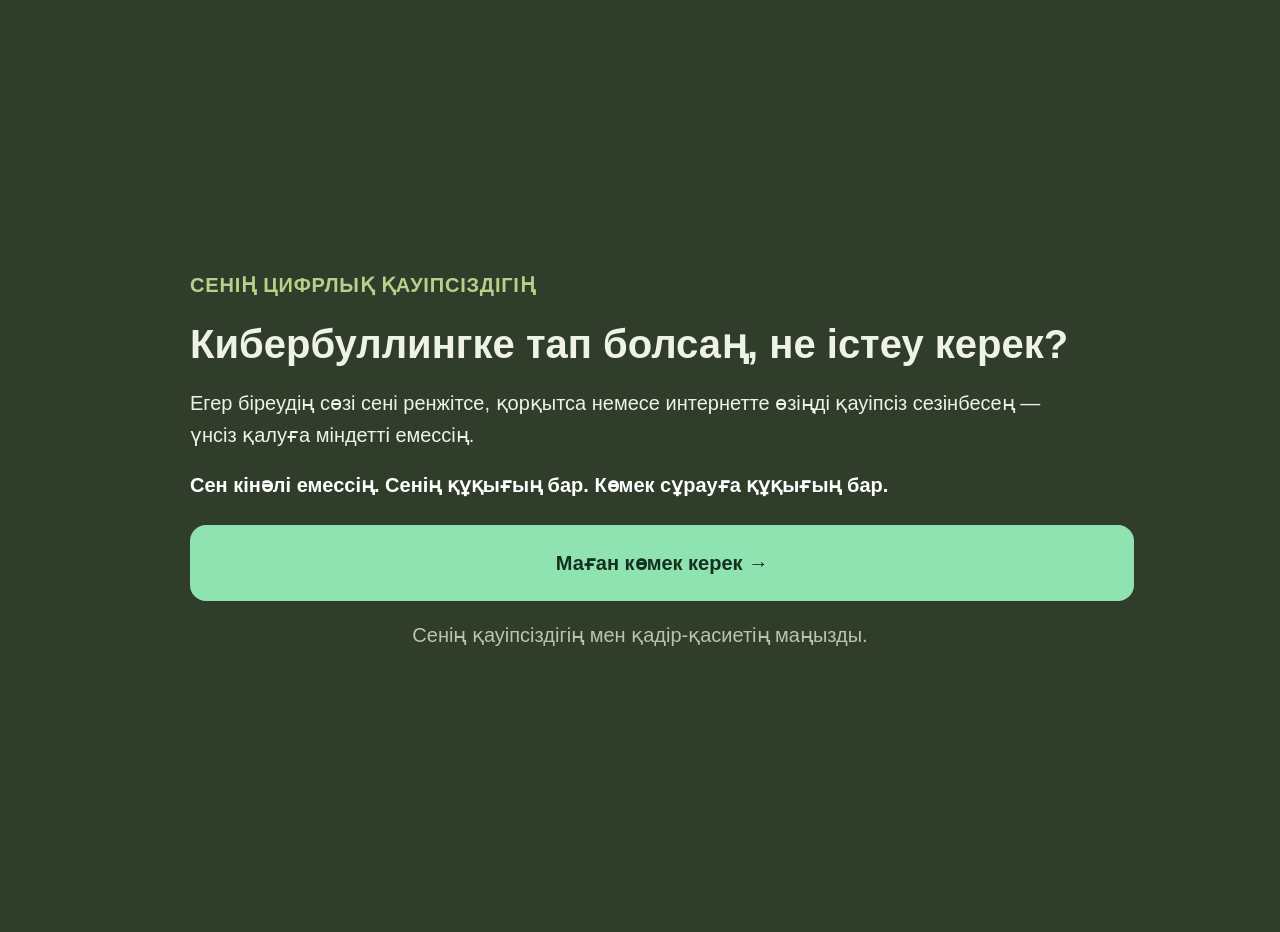
<file: index.html>
<!DOCTYPE html>
<html lang="kk">
<head>
  <meta charset="UTF-8">
  <meta name="viewport" content="width=device-width, initial-scale=1">
  <title>Сенің цифрлық қауіпсіздігің</title>
  <link rel="stylesheet" href="style.css">
</head>
<body>

  <section class="card">
    <p class="label">СЕНІҢ ЦИФРЛЫҚ ҚАУІПСІЗДІГІҢ</p>

    <h1>Кибербуллингке тап болсаң, не істеу керек?</h1>

    <p>Егер біреудің сөзі сені ренжітсе, қорқытса немесе интернетте өзіңді қауіпсіз сезінбесең — үнсіз қалуға міндетті емессің.</p>

    <p class="strong">Сен кінәлі емессің. Сенің құқығың бар. Көмек сұрауға құқығың бар.</p>

    <a class="btn" href="help.html">Маған көмек керек →</a>

    <p class="footer-text">Сенің қауіпсіздігің мен қадір-қасиетің маңызды.</p>
  </section>

</body>
</html>
</file>
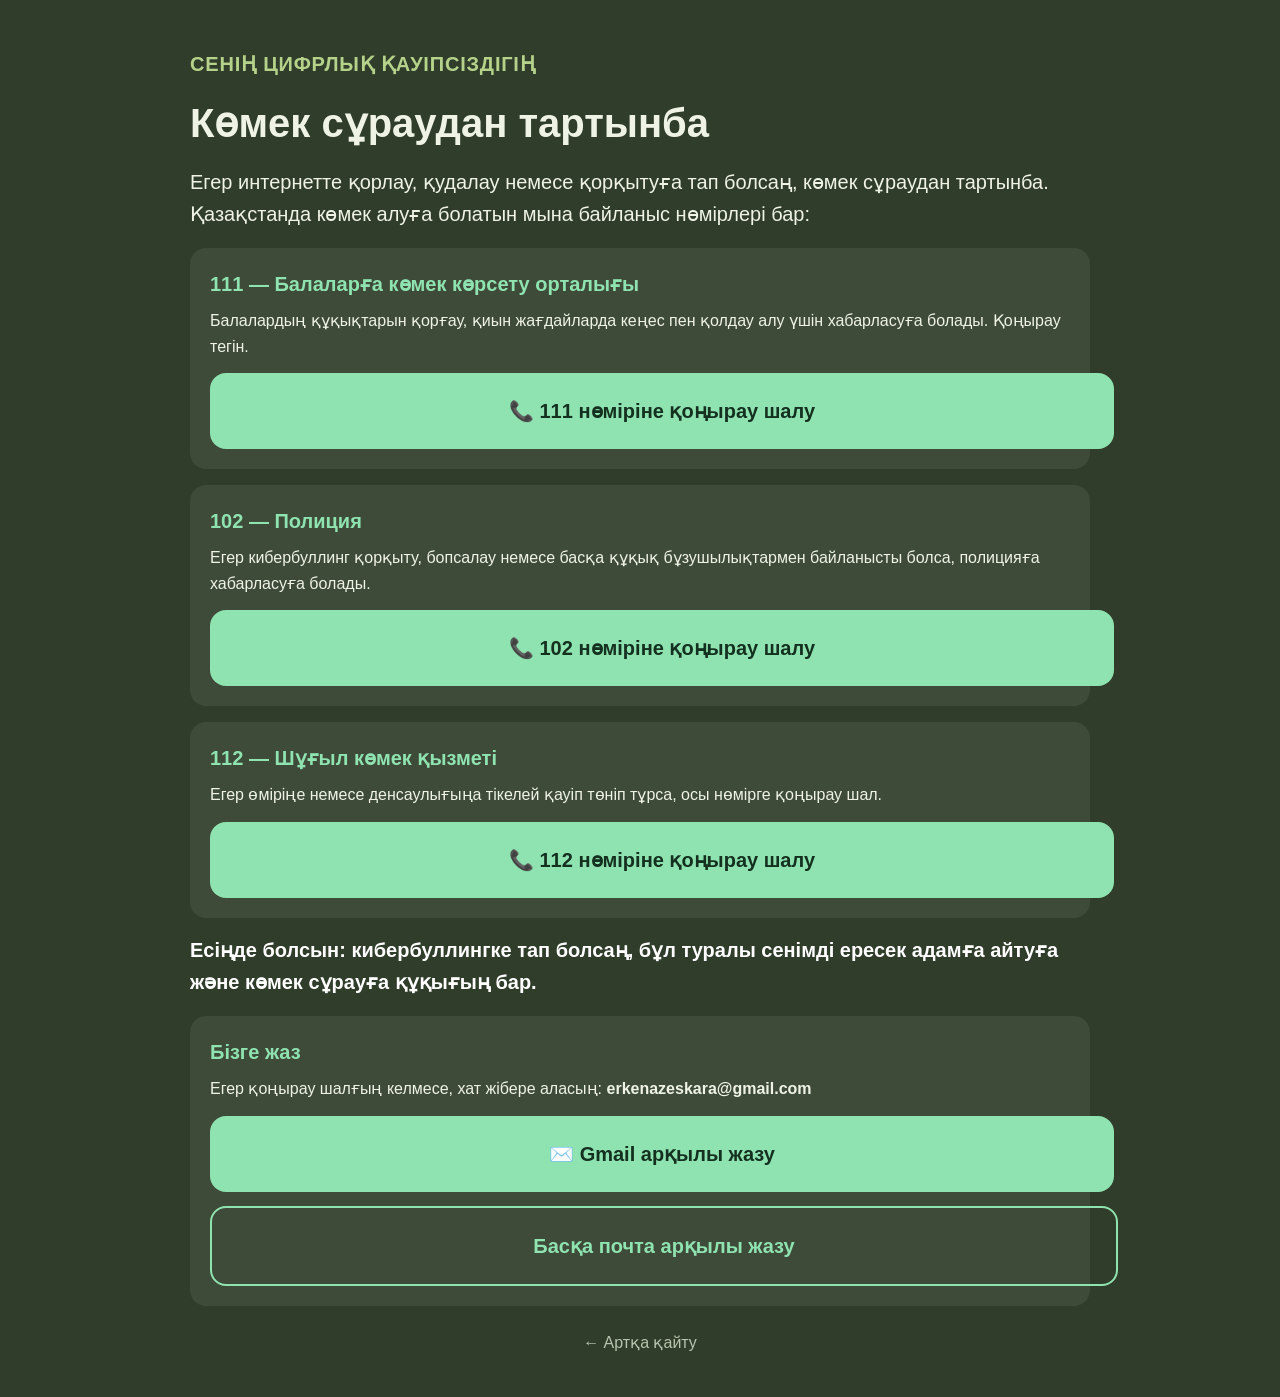
<file: contacts.html>
<!DOCTYPE html>
<html lang="kk">
<head>
  <meta charset="UTF-8">
  <meta name="viewport" content="width=device-width, initial-scale=1.0">
  <title>Байланыс нөмірлері</title>
  <link rel="stylesheet" href="style.css">
</head>
<body>
  <main class="card">
    <p class="label">СЕНІҢ ЦИФРЛЫҚ ҚАУІПСІЗДІГІҢ</p>
    <h1>Көмек сұраудан тартынба</h1>
    <p>Егер интернетте қорлау, қудалау немесе қорқытуға тап болсаң, көмек сұраудан тартынба. Қазақстанда көмек алуға болатын мына байланыс нөмірлері бар:</p>

    <div class="hotline">
      <h2>111 — Балаларға көмек көрсету орталығы</h2>
      <p>Балалардың құқықтарын қорғау, қиын жағдайларда кеңес пен қолдау алу үшін хабарласуға болады. Қоңырау тегін.</p>
      <a class="btn call-btn" href="tel:111">📞 111 нөміріне қоңырау шалу</a>
    </div>

    <div class="hotline">
      <h2>102 — Полиция</h2>
      <p>Егер кибербуллинг қорқыту, бопсалау немесе басқа құқық бұзушылықтармен байланысты болса, полицияға хабарласуға болады.</p>
      <a class="btn call-btn" href="tel:102">📞 102 нөміріне қоңырау шалу</a>
    </div>

    <div class="hotline">
      <h2>112 — Шұғыл көмек қызметі</h2>
      <p>Егер өміріңе немесе денсаулығыңа тікелей қауіп төніп тұрса, осы нөмірге қоңырау шал.</p>
      <a class="btn call-btn" href="tel:112">📞 112 нөміріне қоңырау шалу</a>
    </div>

    <p class="strong">Есіңде болсын: кибербуллингке тап болсаң, бұл туралы сенімді ересек адамға айтуға және көмек сұрауға құқығың бар.</p>

    <div class="hotline">
      <h2>Бізге жаз</h2>
      <p>Егер қоңырау шалғың келмесе, хат жібере аласың: <b>erkenazeskara@gmail.com</b></p>
      <a class="btn" href="https://mail.google.com/mail/?view=cm&fs=1&to=erkenazeskara@gmail.com" target="_blank">✉️ Gmail арқылы жазу</a>
<a class="btn btn-alt" href="mailto:erkenazeskara@gmail.com">Басқа почта арқылы жазу</a>
    </div>

    <a class="back" href="help.html">← Артқа қайту</a>
  </main>
  <dialog id="confirm">
  <h2>Қоңырау шалу алдында</h2>
  <p>Сен <b id="num"></b> нөміріне қоңырау шалғалы жатырсың.</p>
  <p>Бұл нөмірлер тек нақты көмек қажет болғанда ғана қолданылады. Ойын үшін немесе жалған қоңырау шалуға болмайды: сол кезде нағыз көмек қажет адам күтіп қалуы мүмкін.</p>
  <p><b>Саған шынымен көмек керек пе?</b></p>
  <div class="dialog-buttons">
    <button id="yes" class="btn">Иә, қоңырау шаламын</button>
    <button id="no" class="btn btn-alt">Жоқ, бас тарту</button>
  </div>
</dialog>

<script>
  const dialog = document.getElementById("confirm");
  const numText = document.getElementById("num");
  let link = "";

  document.querySelectorAll(".call-btn").forEach(function (btn) {
    btn.addEventListener("click", function (e) {
      e.preventDefault();               // не звоним сразу
      link = btn.getAttribute("href");  // например tel:111
      numText.textContent = link.replace("tel:", "");
      dialog.showModal();               // показываем окно
    });
  });

  document.getElementById("yes").addEventListener("click", function () {
    dialog.close();
    window.location.href = link;        // теперь звоним
  });

  document.getElementById("no").addEventListener("click", function () {
    dialog.close();
  });
</script>
</body>
</html>
</file>
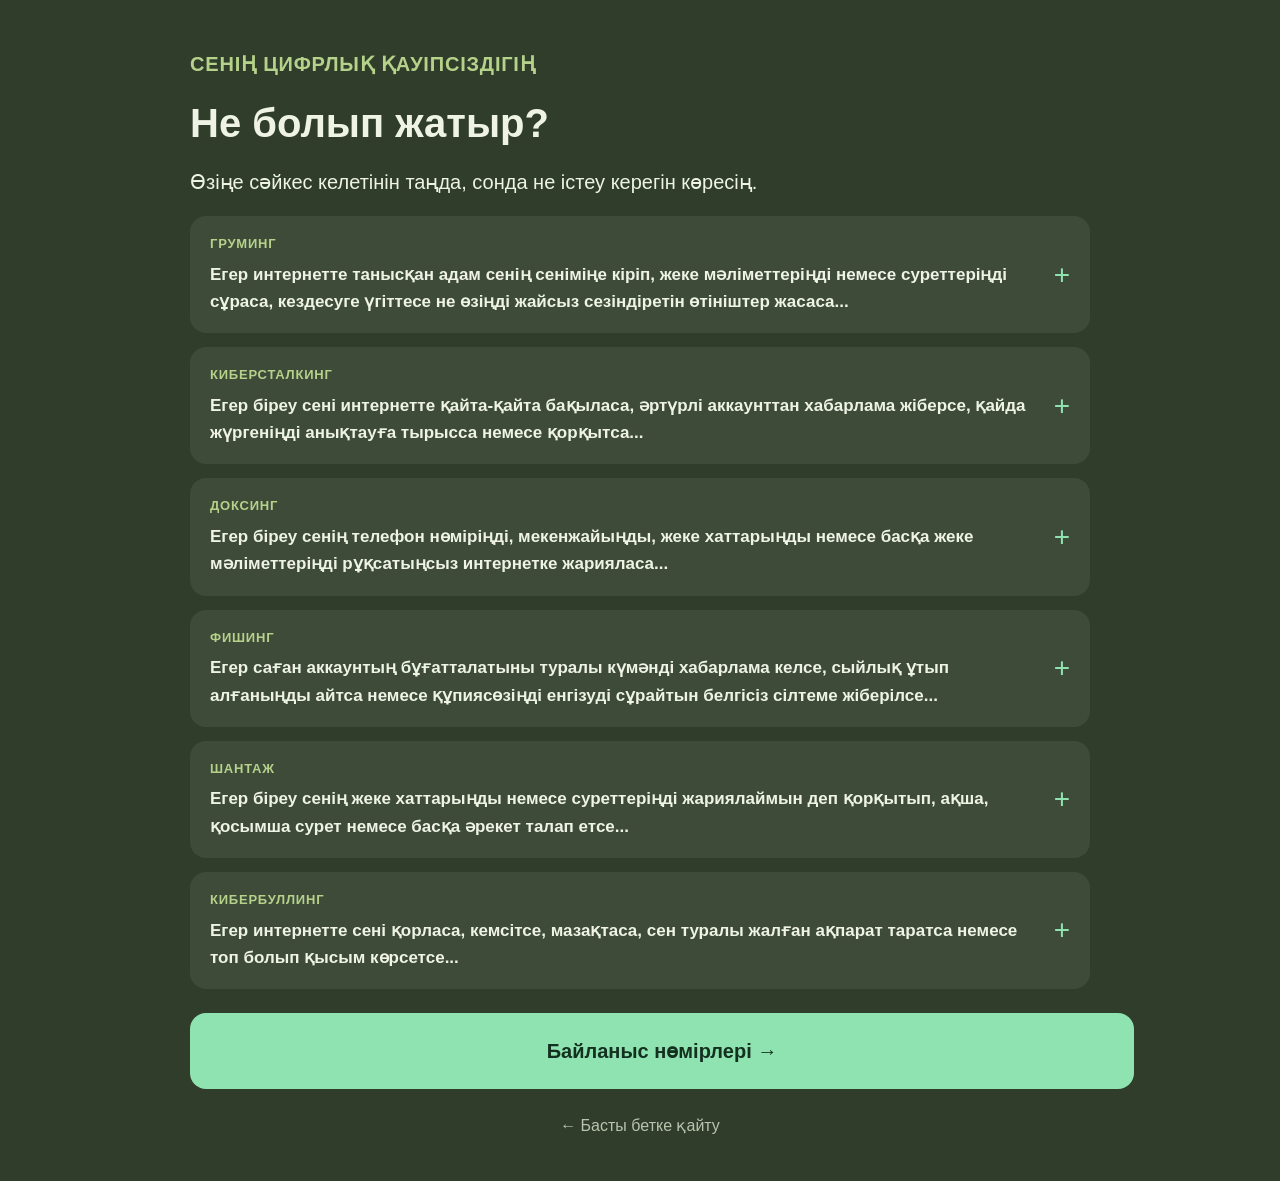
<file: help.html>
<!DOCTYPE html>
<html lang="kk">
<head>
  <meta charset="UTF-8">
  <meta name="viewport" content="width=device-width, initial-scale=1.0">
  <title>Не істеу керек?</title>
  <link rel="stylesheet" href="style.css">
</head>
<body>
  <main class="card">
    <p class="label">СЕНІҢ ЦИФРЛЫҚ ҚАУІПСІЗДІГІҢ</p>
    <h1>Не болып жатыр?</h1>
    <p>Өзіңе сәйкес келетінін таңда, сонда не істеу керегін көресің.</p>

    <!-- 1 -->
    <details class="item">
      <summary>
        <span class="tag">Груминг</span>
        <span class="q">Егер интернетте танысқан адам сенің сеніміңе кіріп, жеке мәліметтеріңді немесе суреттеріңді сұраса, кездесуге үгіттесе не өзіңді жайсыз сезіндіретін өтініштер жасаса...</span>
      </summary>
      <div class="answer">
        <h2>Не істеуге болады?</h2>
        <ol>
          <li><b>Қарым-қатынасты тоқтат.</b> Өзіңді жайсыз сезінсең, жауап беруге немесе сөйлесуді жалғастыруға міндетті емессің.</li>
          <li><b>Жеке мәліметтеріңді берме.</b> Мекенжайыңды, мектебіңді, орналасқан жеріңді немесе құпиясөздеріңді жіберме.</li>
          <li><b>Хабарламаларды сақта.</b> Қажет болса, аккаунт атауы мен хаттардың скриншоттарын дәлел ретінде сақта.</li>
          <li><b>Аккаунтқа шағымдан және бұғатта.</b> Платформаның шағым беру құралдарын пайдалан.</li>
          <li><b>Сенімді ересек адамға айт.</b> Ата-анаңа, мұғалімге немесе өзің сенетін басқа ересек адамға жүгін.</li>
        </ol>
      </div>
    </details>

    <!-- 2 -->
    <details class="item">
      <summary>
        <span class="tag">Киберсталкинг</span>
        <span class="q">Егер біреу сені интернетте қайта-қайта бақыласа, әртүрлі аккаунттан хабарлама жіберсе, қайда жүргеніңді анықтауға тырысса немесе қорқытса...</span>
      </summary>
      <div class="answer">
        <h2>Не істеуге болады?</h2>
        <ol>
          <li><b>Әрекеттерді тіркеп отыр.</b> Хабарламалардың, аккаунттардың және оқиғалардың күнін сақта.</li>
          <li><b>Орналасқан жеріңді көрсетуді өшір.</b> Қосымшалардағы геолокация мен жарияланымдардың құпиялық баптауларын тексер.</li>
          <li><b>Аккаунтты бұғатта.</b> Қажет болса, бейтаныс адамдардың саған хабарлама жіберуін шекте.</li>
          <li><b>Платформаға шағымдан.</b> Қудалау фактілерін тиісті әлеуметтік желінің әкімшілігіне жібер.</li>
          <li><b>Көмекке жүгін.</b> Сенімді ересек адамға хабарла. Егер нақты қауіп немесе қоқан-лоқы болса, полицияға жүгін.</li>
        </ol>
      </div>
    </details>

    <!-- 3 -->
    <details class="item">
      <summary>
        <span class="tag">Доксинг</span>
        <span class="q">Егер біреу сенің телефон нөміріңді, мекенжайыңды, жеке хаттарыңды немесе басқа жеке мәліметтеріңді рұқсатыңсыз интернетке жарияласа...</span>
      </summary>
      <div class="answer">
        <h2>Не істеуге болады?</h2>
        <ol>
          <li><b>Жарияланымның дәлелін сақта.</b> Скриншотты, сілтемені және жарияланған уақытын тірке.</li>
          <li><b>Контентке шағымдан.</b> Жеке мәліметтердің рұқсатсыз жарияланғанын платформаға хабарла.</li>
          <li><b>Құпиялық баптауларын күшейт.</b> Профиль мен жарияланымдарды кім көре алатынын тексер.</li>
          <li><b>Аккаунттарыңды қорға.</b> Құпиясөздерді жаңартып, екі факторлы аутентификацияны қос.</li>
          <li><b>Қауіп төнсе, көмек сұра.</b> Сенімді ересек адамға айт. Мекенжайың жарияланып, саған нақты қауіп төнсе, полицияға хабарлас.</li>
        </ol>
      </div>
    </details>

    <!-- 4 -->
    <details class="item">
      <summary>
        <span class="tag">Фишинг</span>
        <span class="q">Егер саған аккаунтың бұғатталатыны туралы күмәнді хабарлама келсе, сыйлық ұтып алғаныңды айтса немесе құпиясөзіңді енгізуді сұрайтын белгісіз сілтеме жіберілсе...</span>
      </summary>
      <div class="answer">
        <h2>Не істеуге болады?</h2>
        <ol>
          <li><b>Сілтемені бірден ашпа.</b> Хабарламаның шынайылығын тексер.</li>
          <li><b>Құпиясөз бен растау кодын берме.</b> Оларды сұрайтын бейтаныс адамдарға сенбе.</li>
          <li><b>Ресми қосымшаға өзің кір.</b> Хабарламадағы сілтемені емес, бұрыннан білетін ресми қосымшаны немесе сайтты пайдалан.</li>
          <li><b>Құпиясөзді ауыстыр.</b> Егер деректеріңді енгізіп қойған болсаң, қауіпсіз құрылғыдан құпиясөзіңді өзгерт және екі факторлы қорғауды қос.</li>
          <li><b>Банкке немесе сенімді ересек адамға хабарла.</b> Егер банк деректеріңді беріп қойсаң, банкке дереу хабарласып, тиісті қорғаныс шараларын сұра.</li>
        </ol>
      </div>
    </details>

    <!-- 5 -->
    <details class="item">
      <summary>
        <span class="tag">Шантаж</span>
        <span class="q">Егер біреу сенің жеке хаттарыңды немесе суреттеріңді жариялаймын деп қорқытып, ақша, қосымша сурет немесе басқа әрекет талап етсе...</span>
      </summary>
      <div class="answer">
        <h2>Не істеуге болады?</h2>
        <ol>
          <li><b>Талаптарды орындауға асықпа.</b> Қорқытқан адамның айтқанына бағынуға міндетті емессің.</li>
          <li><b>Дәлелдерді сақта.</b> Хабарламаларды, аккаунт атауын және сілтемелерді қауіпсіз жерде сақта.</li>
          <li><b>Жаңа жеке материал жіберме.</b> Қысым күшейсе де, қосымша мәлімет берме.</li>
          <li><b>Аккаунтқа шағымданып, бұғатта.</b> Егер дәлелдер сақталса, платформаның шағым беру құралдарын пайдалан.</li>
          <li><b>Сенімді ересек адамға және қажет болса полицияға хабарла.</b> Ақша жіберіп қойған болсаң да, көмек сұрауға болады. Бұл жағдайға тап болғаның үшін сен кінәлі емессің.</li>
        </ol>
      </div>
    </details>

    <!-- 6 -->
    <details class="item">
      <summary>
        <span class="tag">Кибербуллинг</span>
        <span class="q">Егер интернетте сені қорласа, кемсітсе, мазақтаса, сен туралы жалған ақпарат таратса немесе топ болып қысым көрсетсе...</span>
      </summary>
      <div class="answer">
        <h2>Не істеуге болады?</h2>
        <ol>
          <li><b>Қарсы қорлаумен жауап берме.</b> Жанжалды ушықтырмай, алдымен қауіпсіздігіңді ойла.</li>
          <li><b>Дәлелдерді сақта.</b> Хабарламалардың, пікірлердің және жарияланымдардың скриншоттарын түсір.</li>
          <li><b>Қорлаған аккаунтты бұғатта.</b> Қажет болса, пікірлерді шектеп, жеке аккаунтыңның құпиялық баптауларын өзгерт.</li>
          <li><b>Платформаға шағымдан.</b> Қорлайтын контентті тексеріп, алып тастауын сұра.</li>
          <li><b>Сенімді адамға айт.</b> Ата-анаңа, мұғалімге немесе мектеп психологына жүгін. Қорқыту не нақты қауіп болса, полициядан көмек сұра.</li>
        </ol>
      </div>
    </details>
<a class="btn" href="contacts.html">Байланыс нөмірлері →</a>
    <a class="back" href="index.html">← Басты бетке қайту</a>
  </main>
</body>
</html>
</file>
<file: style.css>
:root{
  --page-bg:#f1f4ec;
  --card-bg:#2f3d2a;
  --label:#b5d18a;
  --text:#eef3e6;
  --muted:#b9c4ae;
  --btn-bg:#8fe3b0;
  --btn-bg-hover:#a8efc3;
  --btn-text:#14301f;
}

body{
  margin:0;
  min-height:100vh;
  background:var(--card-bg);   /* было --page-bg, теперь тёмно-зелёный */
  font-family:"Segoe UI", Arial, sans-serif;
  line-height:1.6;
  padding:16px;
  display:flex;
  align-items:center;
  justify-content:center;
}

.card{
  width:100%;
  max-width:900px;       /* можно сделать больше, например 1000px */
  margin:0 auto;
  background:transparent;  /* фона у карточки больше нет */
  color:var(--text);
  border-radius:0;
  padding:32px 30px 26px;
}

.label{
  margin:0 0 20px;
  color:var(--label);
  font-size:14px;
  font-weight:600;
  letter-spacing:.04em;
}

.card h1{ margin:0 0 18px; font-size:40px; line-height:1.25; }
.card p{ margin:0 0 18px; font-size:20px; }
.card .strong{ font-weight:700; color:#fff; }

.btn{
  display:block;
  width:100%;
  text-align:center;
  text-decoration:none;
  background:var(--btn-bg);
  color:var(--btn-text);
  font-size:20px;
  font-weight:700;
  padding:22px;
  border-radius:16px;
  margin:24px 0 18px;
  transition:background .2s;
}
.btn:hover{ background:var(--btn-bg-hover); }

.footer-text{
  margin:0;
  text-align:center;
  font-size:15px;
  color:var(--muted);
}
.item{
  background:rgba(255,255,255,.07);
  border-radius:16px;
  margin:0 0 14px;
  overflow:hidden;
}

.item summary{
  list-style:none;          /* убираем стандартный треугольник */
  cursor:pointer;
  padding:18px 54px 18px 20px;
  position:relative;
  transition:background .2s;
}
.item summary::-webkit-details-marker{ display:none; }
.item summary:hover{ background:rgba(255,255,255,.06); }

/* стрелочка справа */
.item summary::after{
  content:"+";
  position:absolute;
  right:20px;
  top:50%;
  transform:translateY(-50%);
  font-size:28px;
  color:var(--btn-bg);
}
.item[open] summary::after{ content:"–"; }

.tag{
  display:block;
  margin-bottom:6px;
  color:var(--label);
  font-size:13px;
  font-weight:700;
  letter-spacing:.06em;
  text-transform:uppercase;
}

.q{
  display:block;
  font-size:17px;
  font-weight:600;
}

.answer{
  padding:4px 20px 22px;
  border-top:1px solid rgba(255,255,255,.1);
}
.answer h2{
  margin:18px 0 10px;
  font-size:20px;
  color:var(--btn-bg);
}
.answer ol{
  margin:0;
  padding-left:22px;
}
.answer li{
  margin:0 0 10px;
  font-size:16px;
}
.answer li b{ color:#fff; }

.back{
  display:block;
  margin-top:24px;
  text-align:center;
  color:var(--muted);
  text-decoration:none;
}
.back:hover{ color:var(--text); }
.hotline{
  background:rgba(255,255,255,.07);
  border-radius:16px;
  padding:20px;
  margin:0 0 16px;
}
.hotline h2{
  margin:0 0 8px;
  font-size:20px;
  color:var(--btn-bg);
}
.hotline p{ margin:0 0 6px; font-size:16px; }
.hotline .btn{ margin:14px 0 0; }

.btn-alt{
  background:transparent;
  color:var(--btn-bg);
  border:2px solid var(--btn-bg);
}
.btn-alt:hover{ background:rgba(143,227,176,.15); }
dialog{
  max-width:480px;
  width:calc(100% - 32px);
  border:none;
  border-radius:20px;
  padding:26px 24px;
  background:var(--card-bg);
  color:var(--text);
  font-family:"Segoe UI", Arial, sans-serif;
  line-height:1.6;
  border:2px solid var(--btn-bg);
}
dialog::backdrop{ background:rgba(0,0,0,.6); }
dialog h2{ margin:0 0 12px; color:var(--btn-bg); }
dialog p{ margin:0 0 12px; font-size:16px; }
.dialog-buttons{ display:flex; flex-direction:column; gap:10px; margin-top:16px; }
.dialog-buttons .btn{ margin:0; cursor:pointer; font-family:inherit; border:none; }
.dialog-buttons .btn-alt{ border:2px solid var(--btn-bg); }
@media (max-width:520px){
  .card{ padding:24px 20px 20px; margin:0 auto; }
  .card h1{ font-size:24px; }
}
.item{
  background:rgba(255,255,255,.07);
  border-radius:16px;
  margin:0 0 14px;
  overflow:hidden;
}

.item summary{
  list-style:none;          /* убираем стандартный треугольник */
  cursor:pointer;
  padding:18px 54px 18px 20px;
  position:relative;
  transition:background .2s;
}
.item summary::-webkit-details-marker{ display:none; }
.item summary:hover{ background:rgba(255,255,255,.06); }

/* стрелочка справа */
.item summary::after{
  content:"+";
  position:absolute;
  right:20px;
  top:50%;
  transform:translateY(-50%);
  font-size:28px;
  color:var(--btn-bg);
}
.item[open] summary::after{ content:"–"; }

.tag{
  display:block;
  margin-bottom:6px;
  color:var(--label);
  font-size:13px;
  font-weight:700;
  letter-spacing:.06em;
  text-transform:uppercase;
}

.q{
  display:block;
  font-size:17px;
  font-weight:600;
}

.answer{
  padding:4px 20px 22px;
  border-top:1px solid rgba(255,255,255,.1);
}
.answer h2{
  margin:18px 0 10px;
  font-size:20px;
  color:var(--btn-bg);
}
.answer ol{
  margin:0;
  padding-left:22px;
}
.answer li{
  margin:0 0 10px;
  font-size:16px;
}
.answer li b{ color:#fff; }

.back{
  display:block;
  margin-top:24px;
  text-align:center;
  color:var(--muted);
  text-decoration:none;
}
.back:hover{ color:var(--text); }
</file>
